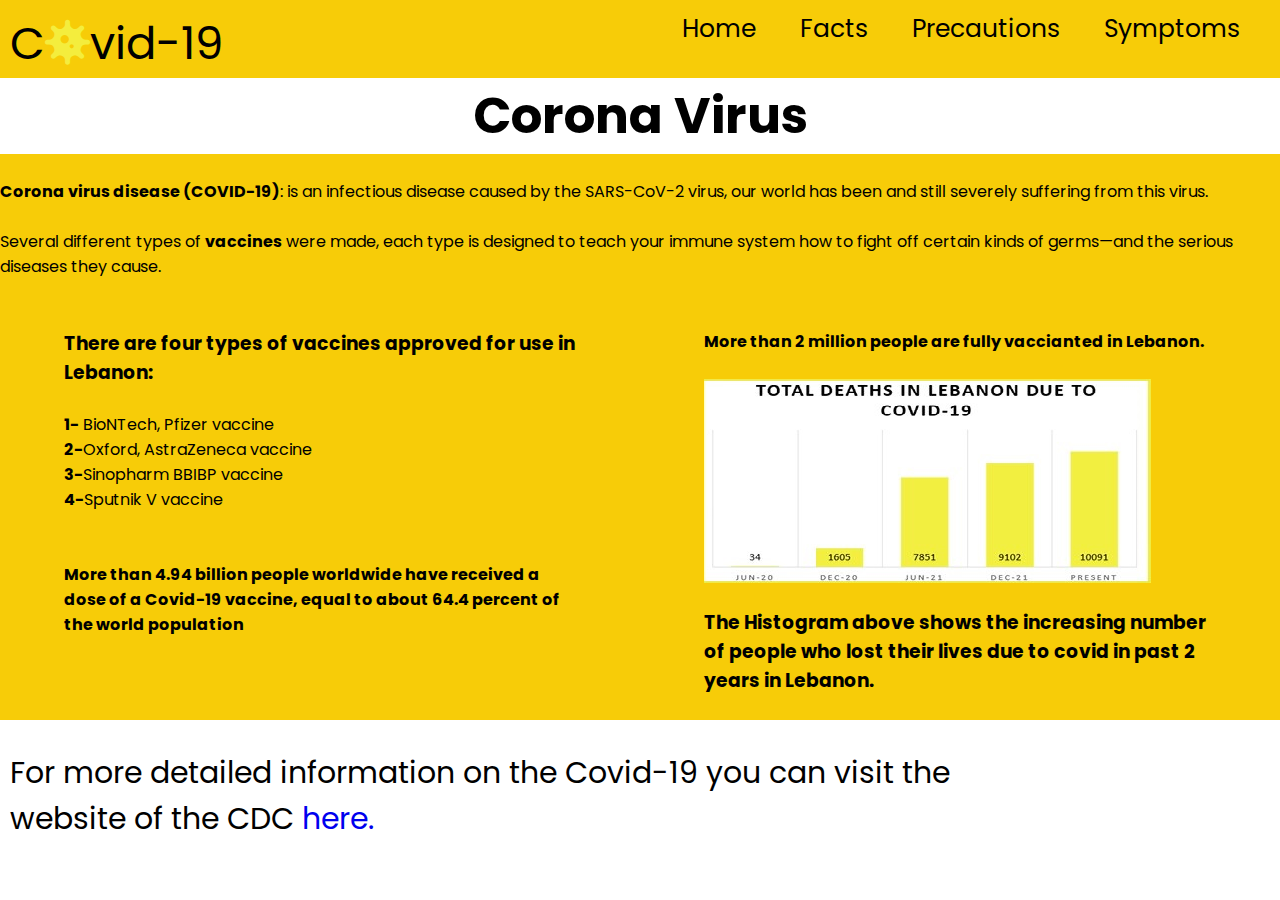
<file: covid 19 website/facts/facts/facts.html>
﻿<!DOCTYPE html>
<html lang="en">

<head>
    <meta charset="UTF-8">
    <meta http-equiv="X-UA-Compatible" content="IE=edge">
    <meta name="viewport" content="width=device-width, initial-scale=1.0">
    <title>Precautions</title>
    <link rel="stylesheet" href="https://cdnjs.cloudflare.com/ajax/libs/font-awesome/5.15.3/css/all.min.css">
    <link rel="stylesheet" href="css/style.css">
</head>

<body>
    <header>
        <a href="../index.html" class="logo">C<span class="fas fa-virus yellow"></span>vid-19</a>
        <nav class="navbar">
            <a class="space" href="../index.html">Home</a>
            <a href="#" class="space">Facts</a>
            <a href="../precautions/precautions.html" class="space">Precautions</a>
            <a href="../symptoms/symptoms.html" class="space">Symptoms</a>
        </nav>
    </header>
    <div class="content">
        <h1>Corona Virus</h1>
        <div class="definition">
            <br>
            <b>Corona virus disease (COVID-19)</b>:<span> is an infectious disease caused by the SARS-CoV-2 virus, our
                world has
                been and still severely suffering from this virus.</span><br><br>
            <p>Several different types of <b>vaccines</b> were made, each type is designed to teach your immune system
                how to fight off certain kinds of germs—and the serious diseases they cause.</p><br><br>
        </div>


        <div class="container">
            <div class="container1">
                <h3>There are four types of vaccines approved for use in Lebanon:</h3><br>
                <p><b>1-</b> BioNTech, Pfizer vaccine</p>
                <p><b>2-</b>Oxford, AstraZeneca vaccine</p>
                <p><b>3-</b>Sinopharm BBIBP vaccine</p>
                <p><b>4-</b>Sputnik V vaccine</p><br><br>
                <h4>More than 4.94 billion people worldwide have received a dose of a Covid-19 vaccine, equal to about
                    64.4 percent of the world population</h4>
            </div>
            <div class="container1">

                <h4> More than 2 million people are fully vaccianted in Lebanon.</h4><br>
                <img src="images/graph.png" alt="Covid -19 deaths' histogram"><br>
                <h3>The Histogram above shows the increasing number of people who lost their lives due to covid in past
                    2 years in Lebanon.</h3><br>
            </div>

        </div>
    </div>
    <div class="footer">
        For more detailed information on the Covid-19 you can visit the website of the CDC <a
            href="https://www.cdc.gov/coronavirus/2019-ncov/index.html" target="_blank"
            title="Detailed Covid-19 symptoms"> here.</a>
    </div>
</body>

</html>
</file>
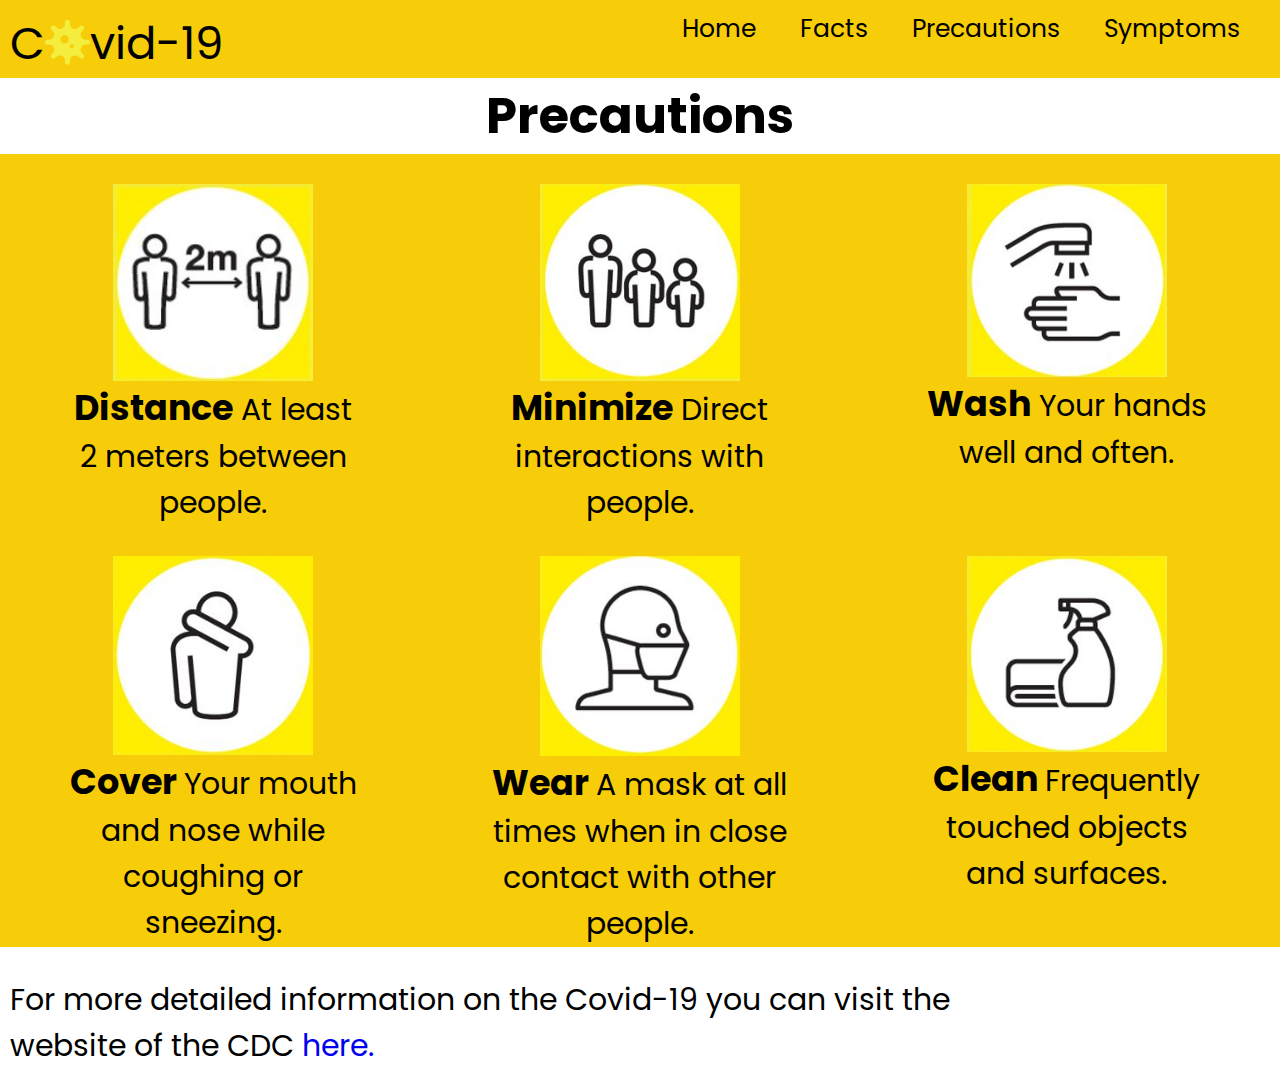
<file: covid 19 website/precautions/precautions/precautions.html>
<!DOCTYPE html>
<html lang="en">
<head>
    <meta charset="UTF-8">
    <meta http-equiv="X-UA-Compatible" content="IE=edge">
    <meta name="viewport" content="width=device-width, initial-scale=1.0">
    <title>Precautions</title>
    <link rel="stylesheet" href="https://cdnjs.cloudflare.com/ajax/libs/font-awesome/5.15.3/css/all.min.css">
    <link rel="stylesheet" href="css/style.css">
</head>

<body>
    <header>
        <a href="../index.html" class="logo">C<span class="fas fa-virus yellow"></span>vid-19</a>
        <nav class="navbar">
            <a class="space" href="../index.html">Home</a>
            <a href="../facts/facts.html" class="space">Facts</a>
            <a href="#" class="space">Precautions</a>
            <a href="../symptoms/symptoms.html" class="space">Symptoms</a>
        </nav>
    </header>
    <div class="content">
        <h1>Precautions</h1>
        <div class="container">
            <div class="container1">
                <img src="images/distance.JPG" alt="distance">
                <div class="text"><b class="main">Distance</b> At least 2 meters between people.</div>
            </div>
            <div class="container1">
                <img src="images/minimize.JPG" alt="minimize social network">
                <div class="text"><b class="main">Minimize</b> Direct interactions with people.</div>
            </div>
            <div class="container1">
                <img src="images/wash.JPG" alt="washing hands">
                <div class="text"><b class="main">Wash</b> Your hands well and often.</div>
            </div>
            <div class="container1">
                <img src="images/cover.JPG" alt="covering mouth">
                <div class="text"><b class="main">Cover </b> Your mouth and nose while coughing or sneezing.</div>
            </div>
            <div class="container1">
                <img src="images/mask.JPG" alt="mask image">
                <div class="text"><b class="main">Wear </b>A mask at all times when in close contact with other people.</div>
            </div>
            <div class="container1">
                <img src="images/clean.JPG" alt="cleaning surfaces">
                <div class="text"><b class="main">Clean </b>Frequently touched objects and surfaces.</div>
            </div>
        </div>
        <div class="footer">
            For more detailed information on the Covid-19  you can visit the website of the CDC <a href="https://www.cdc.gov/coronavirus/2019-ncov/index.html" target="_blank" title="Detailed Covid-19 symptoms"> here.</a>
        </div>
    </div>
</body>
</html>
</file>
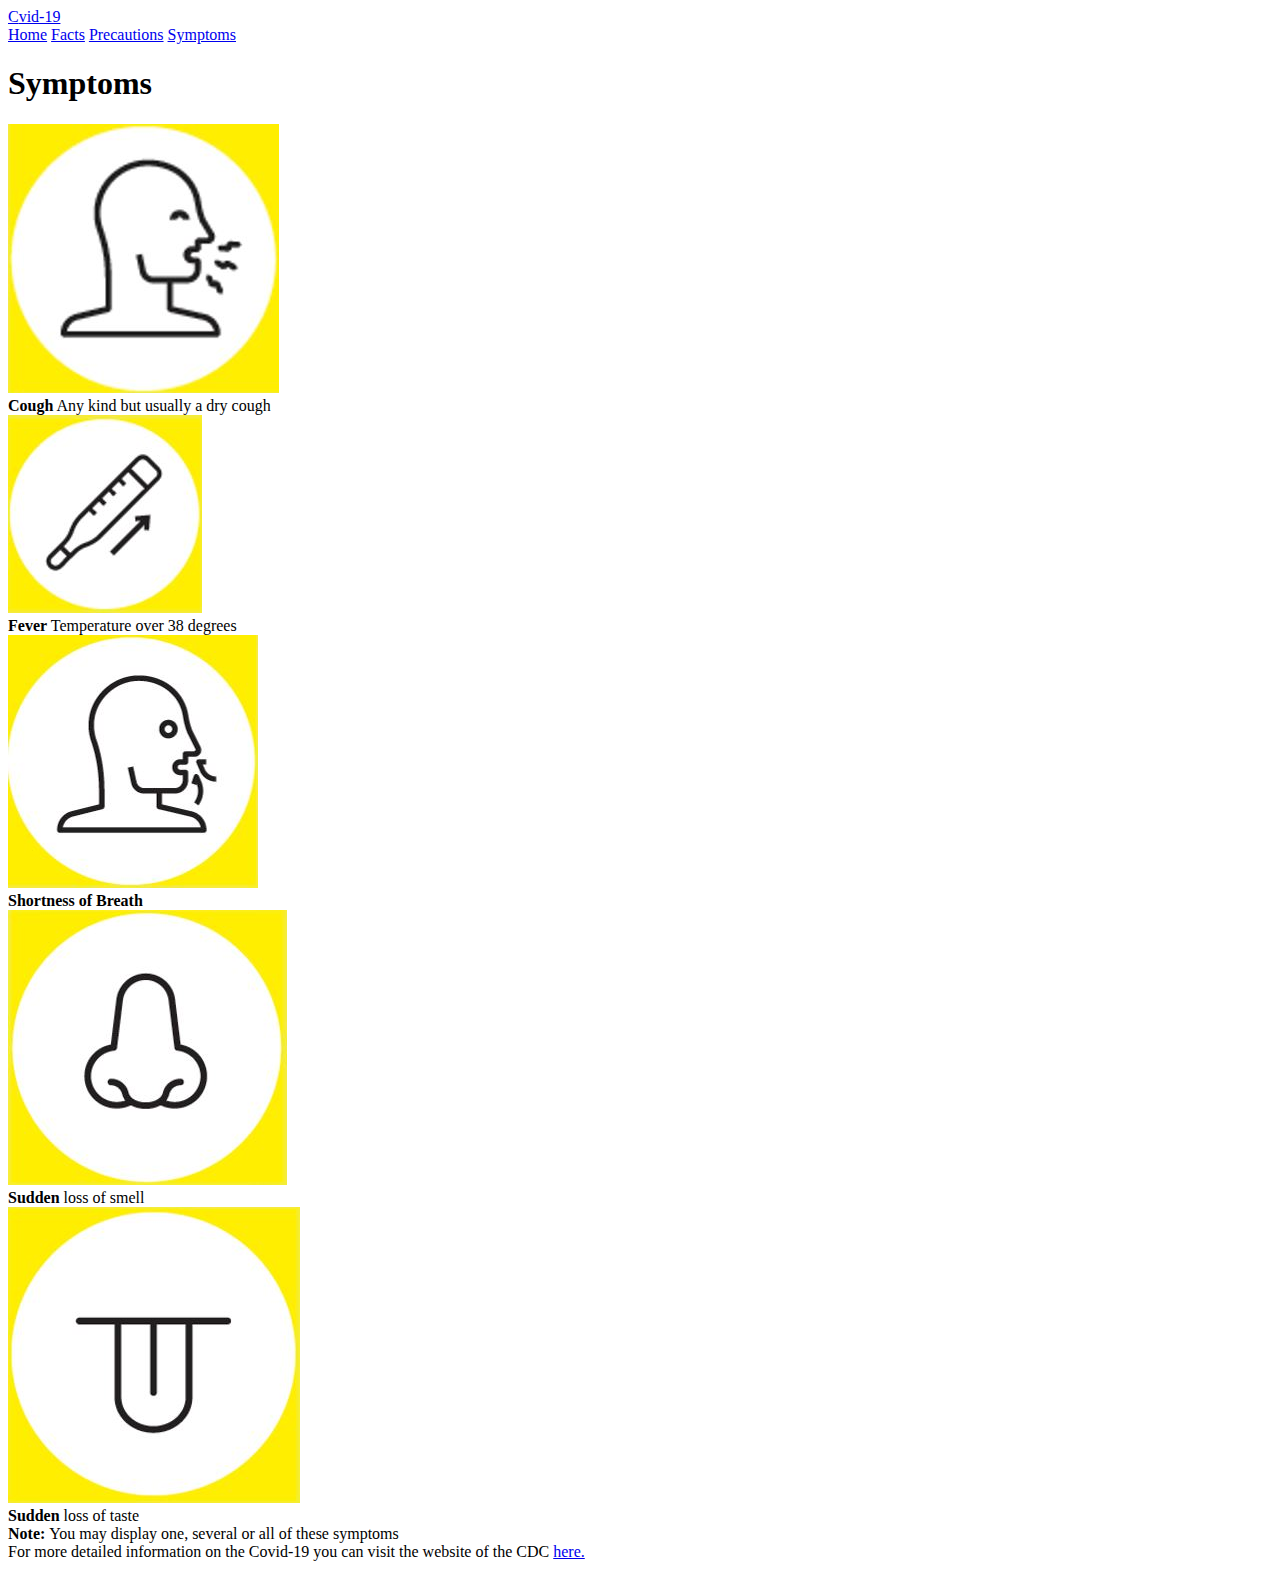
<file: covid 19 website/symptoms/symptoms/symptoms.html>
<!DOCTYPE html>
<html lang="en">
    <meta charset="UTF-8">
    <meta http-equiv="X-UA-Compatible" content="IE=edge">
<meta name="viewport" content="width=device-width, initial-scale=1.0">
<title>Symptoms</title>
  
</html>


<body>
    <header>
        <a href="../index.html" class="logo">C<span class="fas fa-virus yellow"></span>vid-19</a>
        <nav class="navbar">
            <a class="space" href="../index.html">Home</a>
            <a href="../facts/facts.html" class="space">Facts</a>
            <a href="../precautions/precautions.html" class="space">Precautions</a>
            <a href="#" class="space">Symptoms</a>
        </nav>
    </header>
    <div class="content">
        <h1>Symptoms</h1>
        <div class="container">
            <div class="container1">
                <img src="images/caugh.JPG" alt="coughing image">
                <div class="text"><b class="main">Cough</b> Any kind but usually a dry cough</div>
            </div>
            <div class="container1">
                <img src="images/fever.JPG" alt="fever image">
                <div class="text"><b class="main">Fever</b> Temperature over 38 degrees</div>
            </div>
            <div class="container1">
                <img src="images/breath.JPG" alt="breathing image">
                <div class="text"><b class="main">Shortness of Breath</b></div>
            </div>
            <div class="container1">
                <img src="images/smell.JPG" alt="nose image">
                <div class="text"><b class="main">Sudden</b> loss of smell</div>
            </div>
            <div class="container1">
                <img src="images/taste.JPG" alt="tongue image">
                <div class="text"><b class="main">Sudden</b> loss of taste</div>
            </div>
            <div class="container1">
                <div class="text"><b class="main">Note: </b>You may display one, several or all of these symptoms
                </div>
            </div>
        </div>
        <div class="footer">
            For more detailed information on the Covid-19  you can visit the website of the CDC <a href="https://www.cdc.gov/coronavirus/2019-ncov/index.html" target="_blank" title="Detailed Covid-19 symptoms"> here.</a>
        </div>
    </div>
</body>
</html>
</file>
<file: covid 19 website/facts/facts/css/style.css>
@import url('https://fonts.googleapis.com/css2?family=Poppins:wght@100;200;300;400&display=swap');

*{
    font-family: 'Poppins', sans-serif;
    text-decoration: none;
    box-sizing: border-box;
    margin: 0;
    padding: 0;
}
header {
    background-color: #f7cc08;
    padding-top: 10px;
}
.logo{
    margin-left: 10px;
    color:black;
    font-size:45px;
} 
.yellow{
    color:rgb(244, 237, 61);
}

.navbar{
    float:right;
}
.space{
    padding-top: 10px;
    margin-right:40px;
    color:black;
    font-size:25px;
}
.space:hover{
    border:2px;
    border-radius: 10px;
    padding:2px;
    background-color:rgb(244, 237, 61);
    font-weight:bold;
}
.content .definition{
    background-color: #f7cc08;
}

.content h1 {
    text-align: center;
    font-size: 50px;
}
.container {
    width: 100%;
    display: flex;
    justify-content: space-around;
    flex-wrap: wrap;
    background-color: #f7cc08;
}

.container1 {
    flex-basis: 40%;
    display: flex;
    flex-direction: column;
    align-items: flex-start;
}

.footer {
    margin-top: 30px;
    margin-bottom: 20px;
    font-size: 30px;
    margin-left: 10px;
    width: 80%;
}
</file>
<file: covid 19 website/precautions/precautions/css/style.css>
@import url('https://fonts.googleapis.com/css2?family=Poppins:wght@100;200;300;400&display=swap');

*{
    font-family: 'Poppins', sans-serif;
    text-decoration: none;
    box-sizing: border-box;
    margin: 0;
    padding: 0;
}
header {
    background-color: #f7cc08;
    padding-top: 10px;
}
.logo{
    margin-left: 10px;
    color:black;
    font-size:45px;
} 
.yellow{
    color:rgb(244, 237, 61);
}

.navbar{
    float:right;
}
.space{
    padding-top: 10px;
    margin-right:40px;
    color:black;
    font-size:25px;
}
.space:hover{
    border:2px;
    border-radius: 10px;
    padding:2px;
    background-color:rgb(244, 237, 61);
    font-weight:bold;
}

.content h1 {
    text-align: center;
    font-size: 50px;
}
.main {
    font-size: 35px;
}

.text {
    font-size: 30px;
    width: 300px;
    text-align: center;
}

img {
    margin-top: 30px;
    width: 200px;
    height: auto;
}

.container {
    width: 100%;
    display: flex;
    justify-content: space-around;
    flex-wrap: wrap;
    background-color: #f7cc08;
}

.container1 {
    flex-basis: 33%;
    display: flex;
    flex-direction: column;
    align-items: center;
}

.footer {
    margin-top: 30px;
    margin-bottom: 20px;
    font-size: 30px;
    margin-left: 10px;
    width: 80%;
}
</file>
